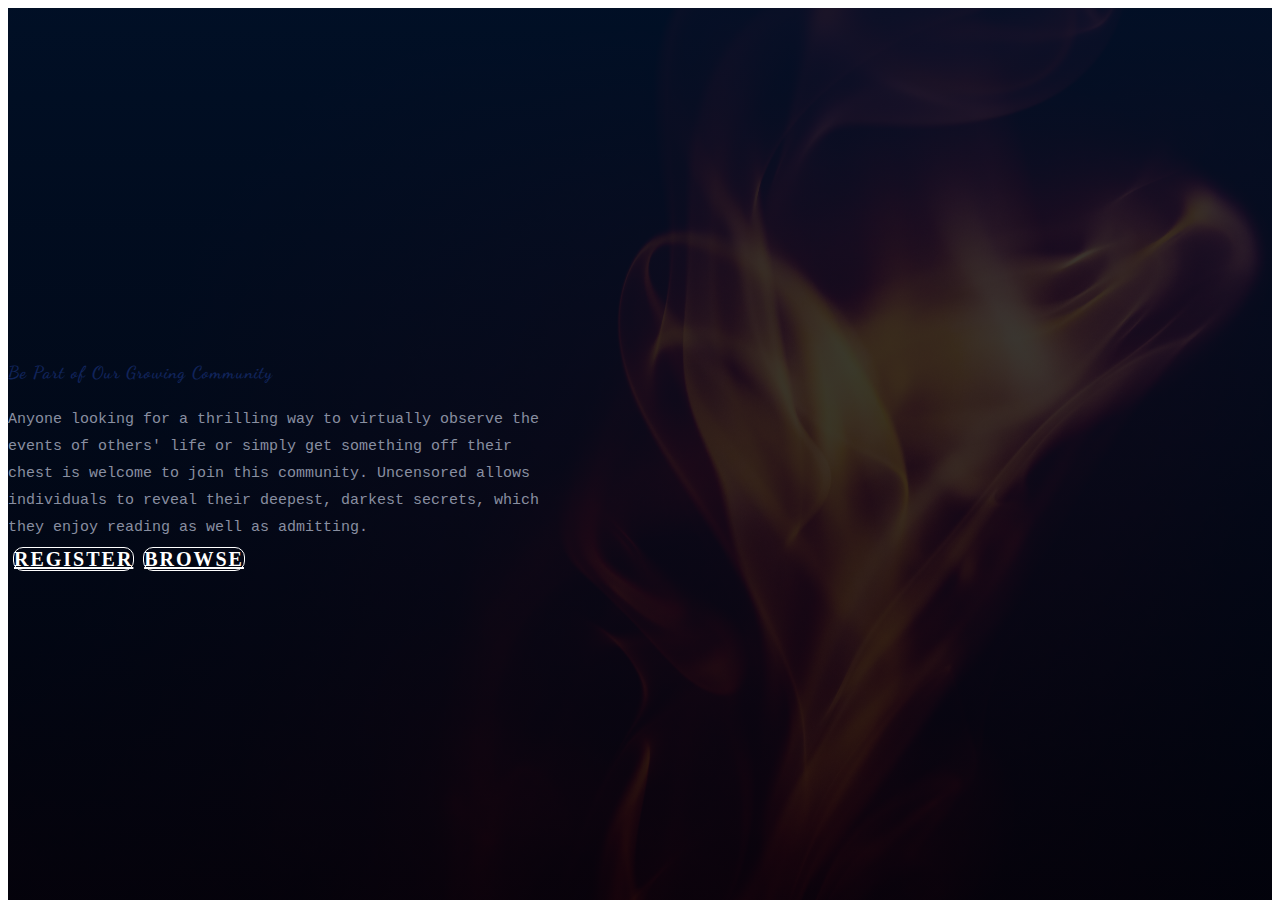
<file: Index.html>
<!DOCTYPE html>
<html lang="en">
<head>
    <meta charset="UTF-8">
    <meta name="viewport" content="width=device-width, initial-scale=1.0">
    <meta http-equiv="X-UA-Compatible" content="ie=edge">
    <link href="https://cdn.jsdelivr.net/npm/bootstrap@5.1.3/dist/css/bootstrap.min.css" rel="stylesheet"
     integrity="sha384-1BmE4kWBq78iYhFldvKuhfTAU6auU8tT94WrHftjDbrCEXSU1oBoqyl2QvZ6jIW3" crossorigin="anonymous">
    <link rel="icon" href="./Img/logo.JPG">
     <title>UNCENSORED</title>
    
 <style>
    @import url('https://fonts.googleapis.com/css2?family=Dancing+Script:wght@400;500&family=Lato:wght@300;400&family=Poppins:wght@200;300&family=Road+Rage&display=swap');
    body{
        line-height: 1.8;
        color: #898fa1;
        font-size: 15px;
        overflow-x: hidden;
    }
    
    h1,h2,h3,h4,h5,h6{
        font-weight: 700;
        letter-spacing: 1px;
        text-transform: uppercase;
        color: #11245A;
    }
    a{
        font-weight: 700;
        transition: all 0.4s ease;
    }
    #home{
        background: linear-gradient(rgba(1, 20, 49, 0.774), rgba(3, 3, 14, 0.787)),url(./Img/fire.jpg) no-repeat center center;
        background-size: cover;
        min-height: 100vh;
        background-attachment: fixed;
        display: flex;
        align-items: center;
    }
    #home h3{
        text-transform: unset;
        font-family: 'Dancing Script', cursive;
    }
    #home p{
        max-width: 550px;
       font-family: monospace;
        margin: auto;
    }
    .btn{
        color: white;
        margin-top: 5%;
        margin-left: 5px;
        font-size: 20px;
        font-weight: bold;
        border: 1px solid white;
        background: transparent;
        border-radius: 10px;
        letter-spacing: 2px;
        text-transform: uppercase;
        transition: 0.4s ease;
    }
    .btn:hover{
        color:black;
        background: radial-gradient(white,grey);
        letter-spacing: 4px;
    }
}
 </style>
 
</head>
<body>
    <section id="home">
        <div class="container text-center">
        <div class="row justify-content-center">
            <div class="col-md-10">
                <h3 class="text-white display-3">Be Part of Our Growing Community</h3>
                <p class="text-white">Anyone looking for a thrilling way to virtually observe the events of others' life or simply get something off their chest is welcome to join this community. Uncensored allows individuals to reveal their deepest, darkest secrets, which they enjoy reading as well as admitting.</p>
            <a href="Form.html"class="btn rounded-pill px-4 py-2">Register</a>
            <a href="Explore.html"class="btn rounded-pill px-4 py-2">Browse</a>
            </div>
        </div>
    </div>
    </section>  

    <script src="https://cdn.jsdelivr.net/npm/bootstrap@5.1.3/dist/js/bootstrap.bundle.min.js" 
    integrity="sha384-ka7Sk0Gln4gmtz2MlQnikT1wXgYsOg+OMhuP+IlRH9sENBO0LRn5q+8nbTov4+1p" crossorigin="anonymous"></script>
</body>
</html>
</file>
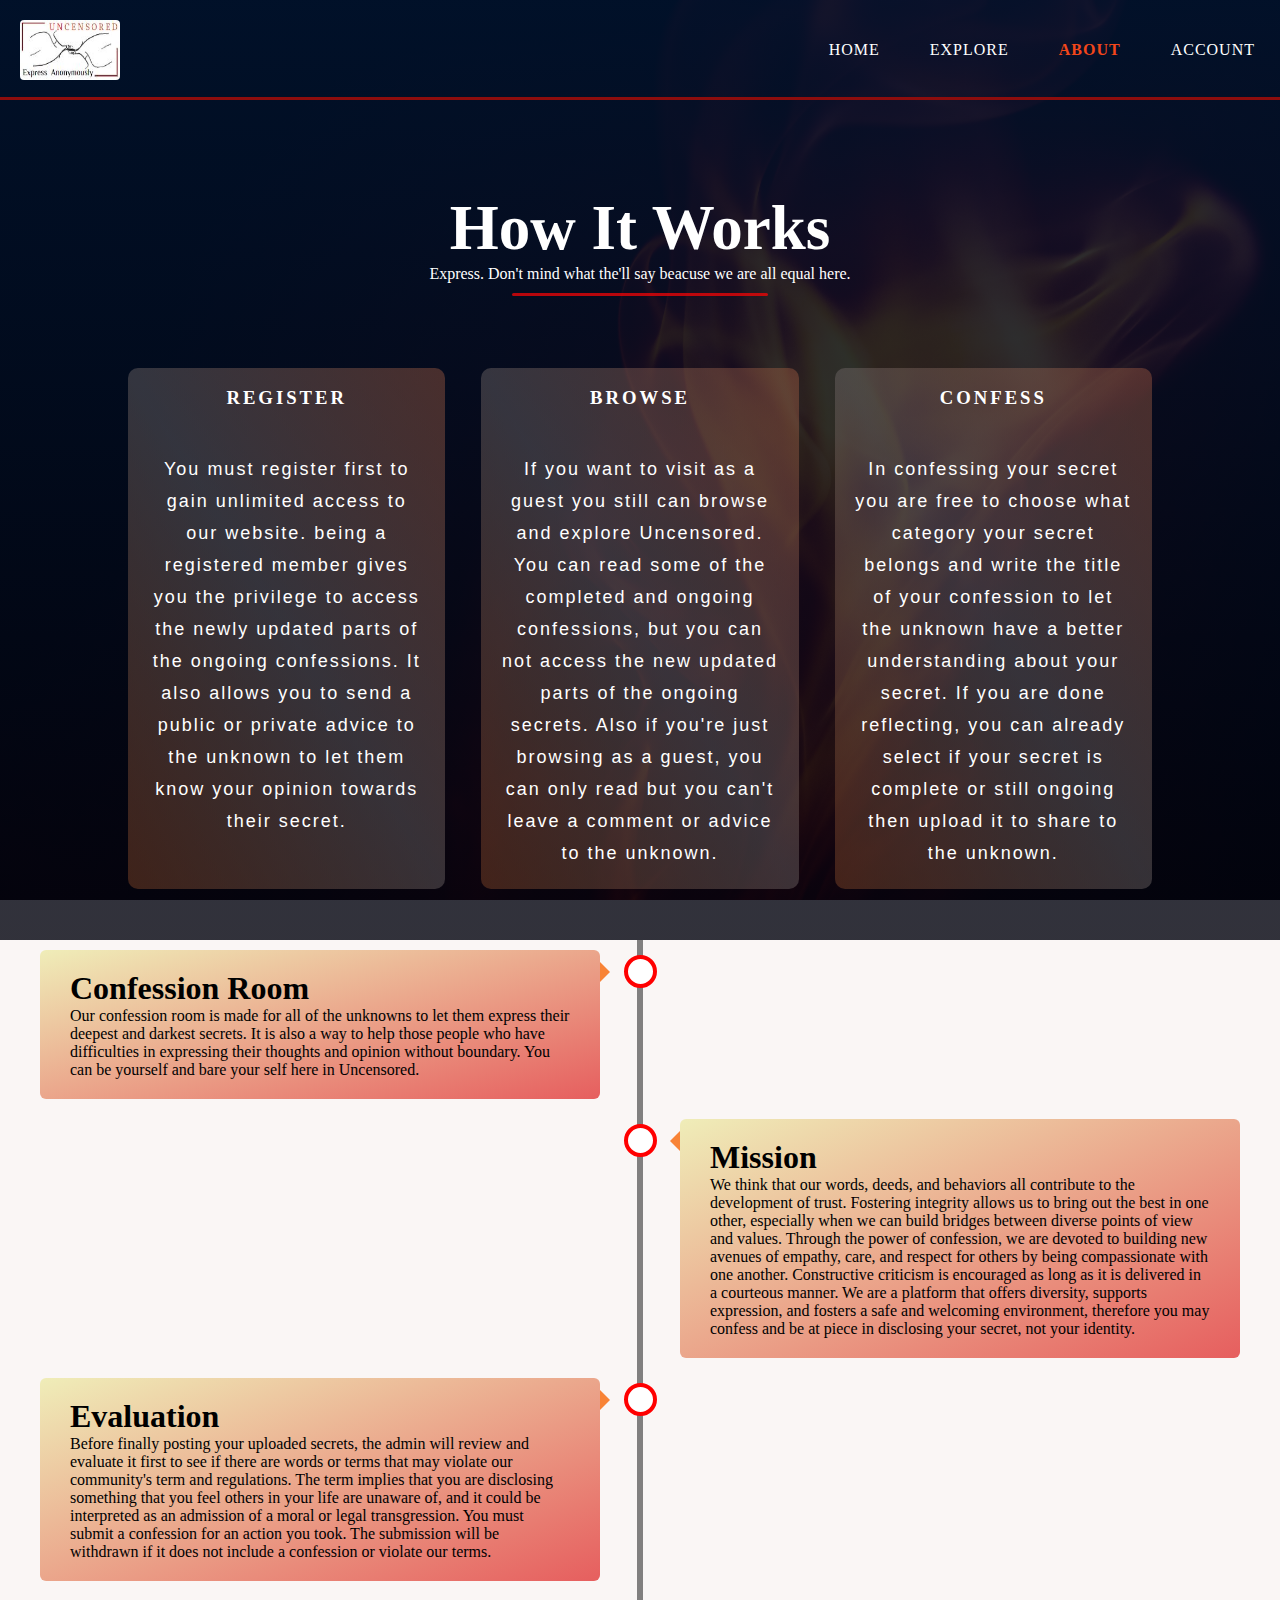
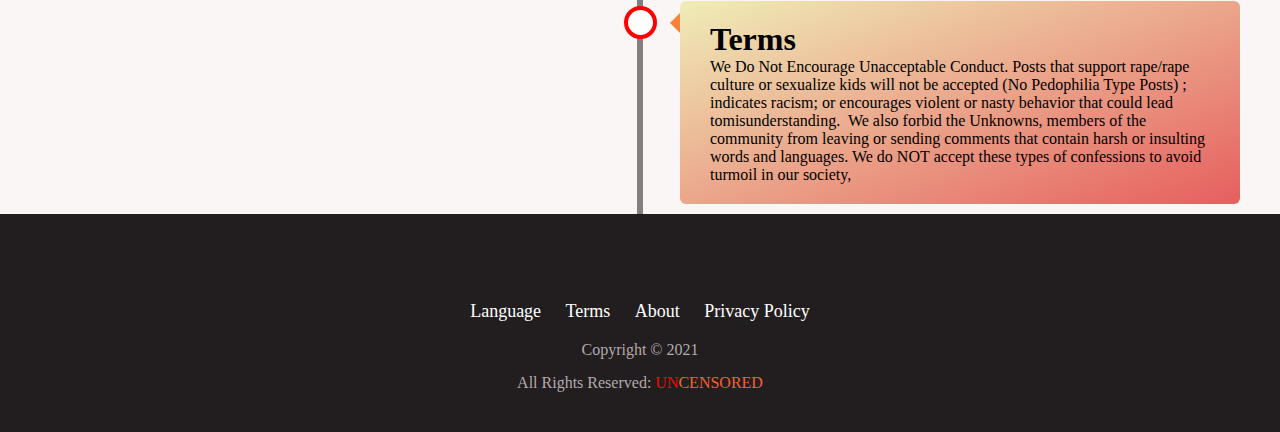
<file: About.html>
<!DOCTYPE html>
<html lang="en">

<head>
    <meta charset="UTF-8">
    <meta http-equiv="X-UA-Compatible" content="IE=edge">
    <meta name="viewport" content="width= , initial-scale=1.0">
    <link rel="stylesheet" href="./src/About.css">
    <link rel="stylesheet" href="https://pro.fontawesome.com/releases/v5.10.0/css/all.css" integrity="sha384-AYmEC3Yw5cVb3ZcuHtOA93w35dYTsvhLPVnYs9eStHfGJvOvKxVfELGroGkvsg+p"
        crossorigin="anonymous" />

    <link rel="icon" href="./Img/logo.JPG">
    <title>ABOUT</title>
</head>
<body>
    <nav class="navbar">
        <img class="logo" src="./Img/logo.JPG" alt="">
        <ul class="nav-links">
            <li><a class="links" href="Home.html">Home</a></li>
            <li><a class="links" href="Explore.html">explore</a></li>
            <li><a class="active" href="#">About</a></li>
            <li><a class="links" href="Account.html">Account</a></li>
        </ul>
        <img src="./Img/menu.png" alt="" class="menu-btn">
    </nav>
    <header>
        <section id="Guide">
            <h1>How It Works</h1>
            <p>Express. Don't mind what the'll say beacuse we are all equal here.</p>
            <div class="line2"></div>
            <div class="row">
                <div class="col">
                    <h3>Register</h3>
                    <p>You must register first to gain unlimited access to our website. being a registered member gives
                        you the privilege to access the newly updated parts of the ongoing confessions. It also allows
                        you to send a public or private advice to the unknown to let them know your opinion towards
                        their secret.</p>
                </div>
                <div class="col">
                    <h3>Browse</h3>
                    <p>If you want to visit as a guest you still can browse and explore Uncensored. You can read some
                        of the completed and ongoing confessions, but you can not access the new updated parts of the
                        ongoing secrets. Also if you're just browsing as a guest, you can only read but you can't
                        leave a comment or advice to the unknown.</p>
                </div>
                <div class="col">
                    <div class="guide-img">
                    </div>
                    <h3>Confess</h3>
                    <p>In confessing your secret you are free to choose what category your secret belongs and write the
                        title of your confession to let the unknown have a better understanding about your secret. If
                        you are done reflecting, you can already select if your secret is complete or still ongoing then
                        upload it to share to the unknown.</p>
                </div>
        </section>
    </header>
    <main>
        <div class="about">
            <div class="container left">
                <div class="content">
                    <h1>Confession Room</h1>
                    <p>Our confession room is made for all of the unknowns to let them express their deepest and darkest secrets. It is also a way to help those people who have difficulties in expressing their thoughts and opinion without boundary. You can be yourself and bare your self here in Uncensored. </p> 
                </div>
            </div>
            <div class="container right">
                <div class="content">
                    <h1>Mission</h1>
                    <p>We think that our words, deeds, and behaviors all contribute to the development of trust. Fostering integrity allows us to bring out the best in one other, especially when we can build bridges between diverse points of view and values. Through the power of confession, we are devoted to building new avenues of empathy, care, and respect for others by being compassionate with one another. Constructive criticism is encouraged as long as it is delivered in a courteous manner. We are a platform that offers diversity, supports expression, and fosters a safe and welcoming environment, therefore you may confess and be at piece in disclosing your secret, not your identity.</p> 
                </div>
            </div>
            <div class="container left">
                <div class="content">
                    <h1>Evaluation</h1>
                    <p>Before finally posting your uploaded secrets, the admin will review and evaluate it first to see if there are words or terms that may violate our community's term and regulations. The term implies that you are disclosing something that you feel others in your life are unaware of, and it could be interpreted as an admission of a moral or legal transgression.
                    You must submit a confession for an action you took. The submission will be withdrawn if it does not include a confession or violate our terms. </p>
                </div>
            </div>
            <div class="container right">
                <div class="content">
                    <h1>Terms</h1>
                    <p>We Do Not Encourage Unacceptable Conduct. Posts that support rape/rape culture or sexualize kids
                        will not be accepted (No Pedophilia Type Posts)
                        ; indicates racism; or encourages violent or nasty behavior that could lead tomisunderstanding.  We also forbid the Unknowns, members of the community from leaving or sending comments that contain harsh or insulting words and languages. We do NOT accept these types of confessions to avoid turmoil in our society, </p>  
                </div>
            </div>
        </div>
    </main>
    <footer>
        <div class="social-icons">
            <a href=""><i class="fab fa-facebook"></i></a>
            <a href=""><i class="fab fa-twitter"></i></a>
            <a href=""><i class="fab fa-instagram"></i></a>
            <a href=""><i class="fab fa-youtube"></i></a>
        </div>
        <ul>
            <li><a href=""></a>Language</li>
            <li><a href=""></a>Terms</li>
            <li><a href=""></a>About</li>
            <li><a href=""></a>Privacy Policy</li>
        </ul>
        <p>Copyright &copy; 2021</p>
        <p>All Rights Reserved: <span style="color:red">UN</span><span style="color: rgb(236, 100, 55)">CENSORED</span></p>
    </footer>
    <script>
        const menuBtn = document.querySelector(".menu-btn")
        const navlinks = document.querySelector(".nav-links")
        const openBtn = document.querySelector(".openBtn")

        menuBtn.addEventListener('click', () => {
            navlinks.classList.toggle("mobile-menu")
        })
    </script>
</body>

</html>
</file>
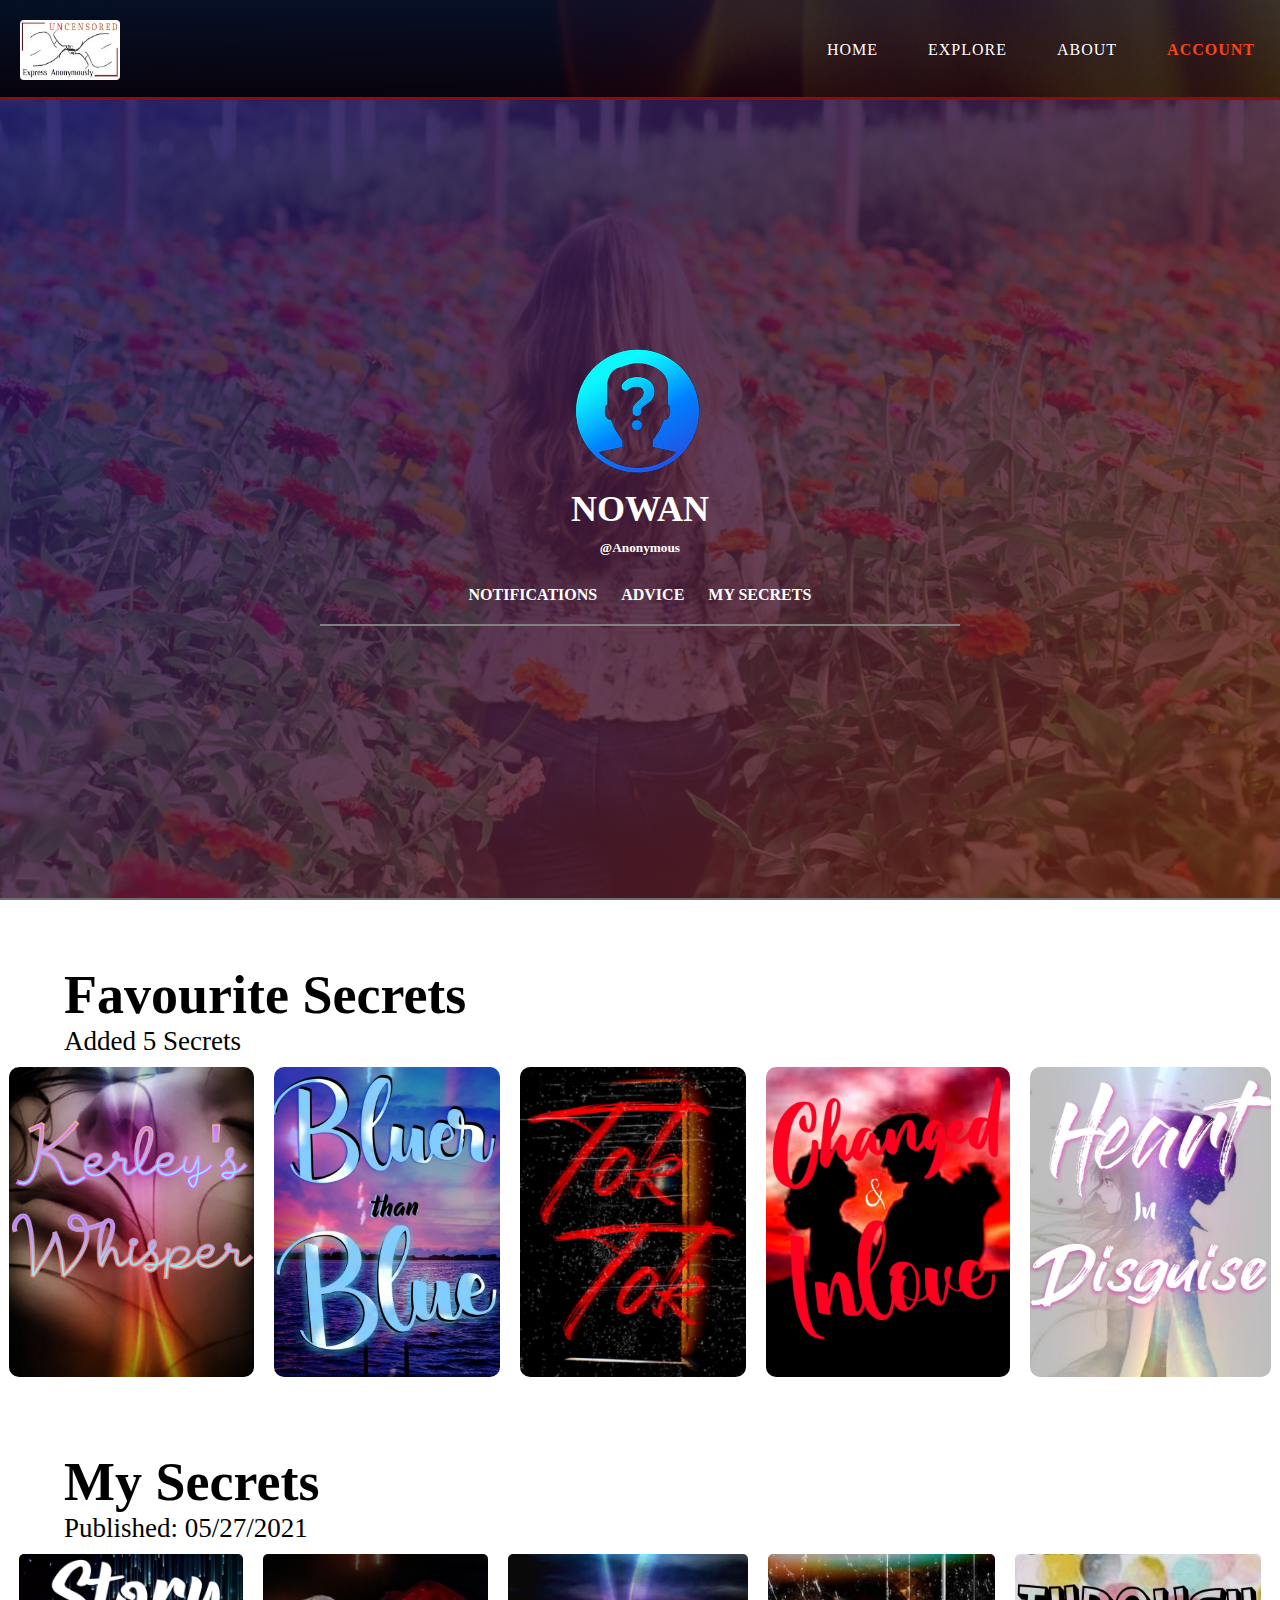
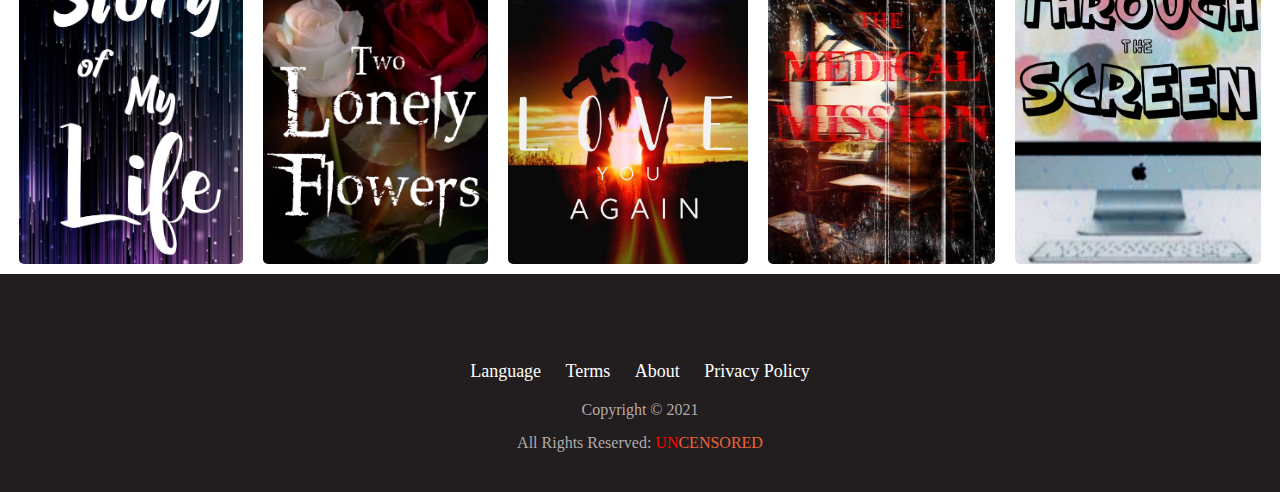
<file: Account.html>
<!DOCTYPE html>
<html lang="en">

<head>
    <meta charset="UTF-8">
    <meta http-equiv="X-UA-Compatible" content="IE=edge">
    <meta name="viewport" content="width= , initial-scale=1.0">
    <link rel="stylesheet" href="./src/Account.css">
    <link rel="stylesheet" href="https://pro.fontawesome.com/releases/v5.10.0/css/all.css" integrity="sha384-AYmEC3Yw5cVb3ZcuHtOA93w35dYTsvhLPVnYs9eStHfGJvOvKxVfELGroGkvsg+p"
        crossorigin="anonymous" />

    <link rel="icon" href="./Img/logo.JPG">
    <title>Homepage</title>
</head>

<body>
    <nav class="navbar">
        <img class="logo" src="./Img/logo.JPG" alt="">
        <ul class="nav-links">
            <li><a class="links" href="Home.html">Home</a></li>
            <li><a class="links" href="Explore.html">Explore</a></li>
            <li><a class="links" href="About.html">About</a></li>
            <li><a class="active" href="#">Account</a></li>
        </ul>
        <img src="./Img/menu.png" alt="" class="menu-btn">
    </nav>
    <section id="section" class="header">
        <div class="user">
            <img src="./Img/user.png" alt="">
            <h1>NOWAN</h1>
            <h5>@Anonymous</h5>
            <div class="acc">
                <ul>
                    <li><a href="">Notifications</a></li>
                    <li><a href="">Advice</a></li>
                    <li><a href="">My Secrets</a></li>
                </ul>
            </div>
        </div>
    </section>
   <section>
        <div class="title">
            <h1>Favourite Secrets</h1>
            <p>Added 5 Secrets</p>
        </div>
        <div class="lib">
            <img src="./Img/stories/kerley.jpg" alt="">
            <img src="./Img/stories/bluer.jpg" alt="">
            <img src="./Img/stories/tok.png" alt="">
            <img src="./Img/stories/change.jpg" alt="">
            <img src="./Img/stories/heart.jpg" alt="">
        </div>
        <div class="title">
            <h1>My Secrets</h1>
            <p>Published: 05/27/2021</p>
        </div>
        <div class="fav">
            <img src="./Img/stories/life.png" alt="">
            <img src="./Img/stories/lonely.png" alt="">
            <img src="./Img/stories/love.jpg" alt="">
            <img src="./Img/stories/medical.jpg" alt="">
            <img src="./Img/stories/screen.jpg" alt="">
        </div>
    </section>
    <footer>
        <div class="social-icons">
            <a href=""><i class="fab fa-facebook"></i></a>
            <a href=""><i class="fab fa-twitter"></i></a>
            <a href=""><i class="fab fa-instagram"></i></a>
            <a href=""><i class="fab fa-youtube"></i></a>
        </div>
        <ul>
            <li><a href=""></a>Language</li>
            <li><a href=""></a>Terms</li>
            <li><a href=""></a>About</li>
            <li><a href=""></a>Privacy Policy</li>
        </ul>
        <p>Copyright &copy; 2021</p>
        <p>All Rights Reserved: <span style="color:red">UN</span><span style="color: rgb(236, 100, 55)">CENSORED</span></p>
    </footer>
    <script>
        const menuBtn = document.querySelector(".menu-btn")
        const navlinks = document.querySelector(".nav-links")
        const openBtn = document.querySelector(".openBtn")

        menuBtn.addEventListener('click', () => {
            navlinks.classList.toggle("mobile-menu")
        })
    </script>
    <script>
        function openSearch() {
            document.getElementById("myOverlay").style.display = "block";
        }

        function closeSearch() {
            document.getElementById("myOverlay").style.display = "none";
        }
    </script>
</body>

</html>
</file>
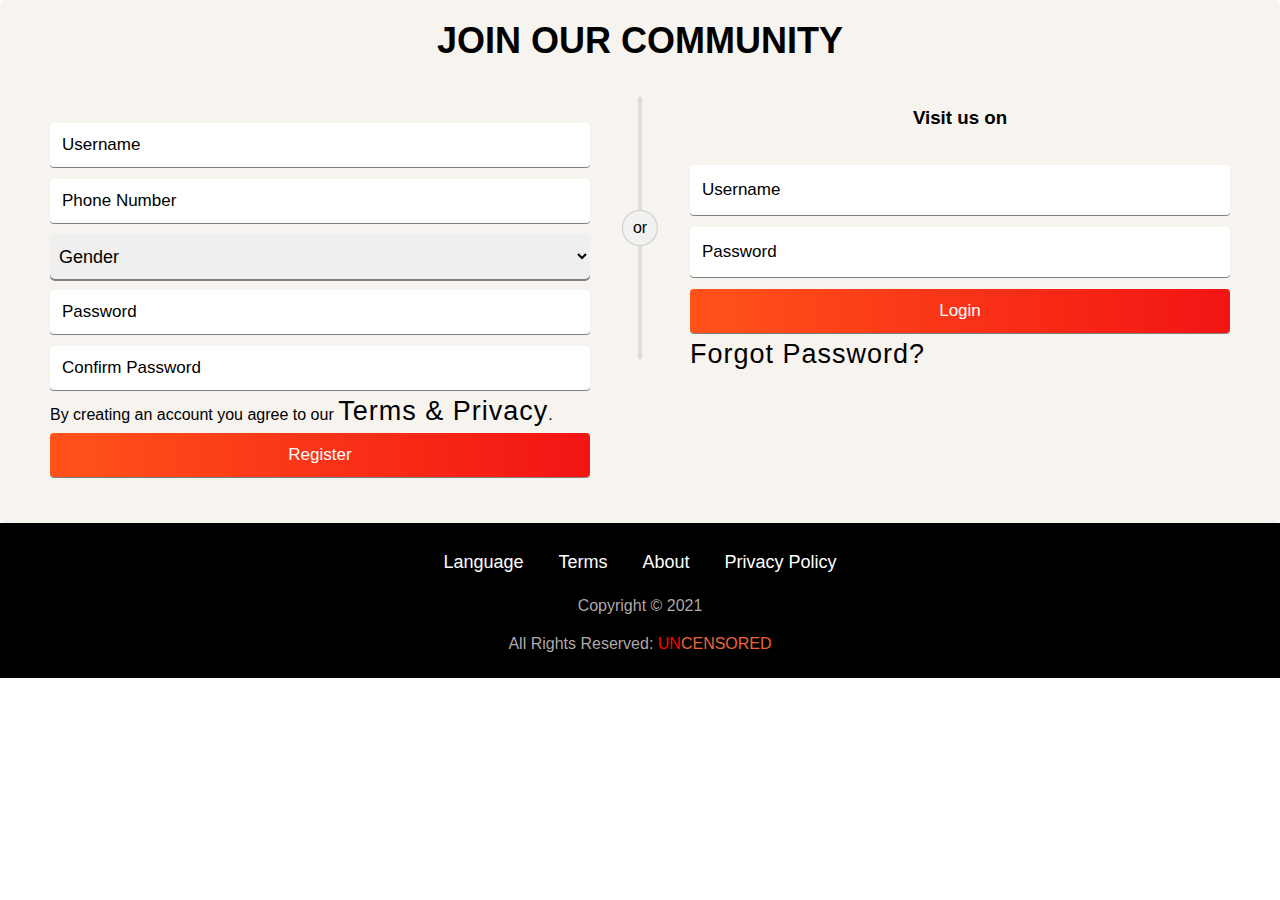
<file: Form.html>
<!DOCTYPE html>
<html>

<head>
    <meta name="viewport" content="width=device-width, initial-scale=1">
    <link rel="stylesheet" href="https://pro.fontawesome.com/releases/v5.10.0/css/all.css" integrity="sha384-AYmEC3Yw5cVb3ZcuHtOA93w35dYTsvhLPVnYs9eStHfGJvOvKxVfELGroGkvsg+p"
        crossorigin="anonymous" />
    <link rel="icon" href="./Img/logo.JPG">
    <link rel="stylesheet" href="./src/form.css">
    <title>Form</title>
</head>

<body>
    <div class="container cont">
        <form action="">
            <div class="row">
                <h2>JOIN OUR COMMUNITY</h2>
                <div class="vl">
                    <span class="vl-innertext">or</span>
                </div>
                <div class="col">
                    <input type="text" name="username" placeholder="Username" required>
                    <input type="text" placeholder="Phone Number" required>
                    <select>
                        <option value="">Gender</option>
                        <option value="">Female</option>
                        <option value="">Male</option>
                        <option value="">Lesbian</option>
                        <option value="">Bisexual</option>
                        <option value="">Transgender</option>
                        <option value="">Gay</option>
                        <option value="">Queer</option>
                    </select>
                    <input type="text" name="username" placeholder="Password" required>
                    <input type="password" name="password" placeholder="Confirm Password" required>
                        <p class="terms">By creating an account you agree to our <a href="#">Terms & Privacy</a>.</p>
                    <input onclick="window.location.href='Home.html'" type="submit" value="Register">
                </div>
                <h3>Visit us on</h3>
                <div class="social-icons">
                    <a href=""><i class="fab fa-facebook"></i></a>
                    <a href=""><i class="fab fa-twitter"></i></a>
                    <a href=""><i class="fab fa-instagram"></i></a>
                    <a href=""><i class="fab fa-youtube"></i></a>
                </div>
                <div class="col">
                    <input class="login" type="text" name="username" placeholder="Username" required>
                    <input class="login" type="password" name="password" placeholder="Password" required>
                    <input onclick="window.location.href='Home.html'" type="submit" value="Login">
                    <a href="#"><p>Forgot Password?</p></a>
                </div>
            </div>
        </form>
    </div>
    </div>
    <footer>
        <ul>
            <li><a href="">Language</a></li>
            <li><a href="">Terms</a></li>
            <li><a href="About.html">About</a></li>
            <li><a href="">Privacy Policy</a></li>
        </ul>
        <p class="copy">Copyright &copy; 2021</p>
        <p>All Rights Reserved: <span style="color:red">UN</span><span style="color: rgb(236, 100, 55)">CENSORED</span></p>
    </footer>
</body>
</html>
</file>
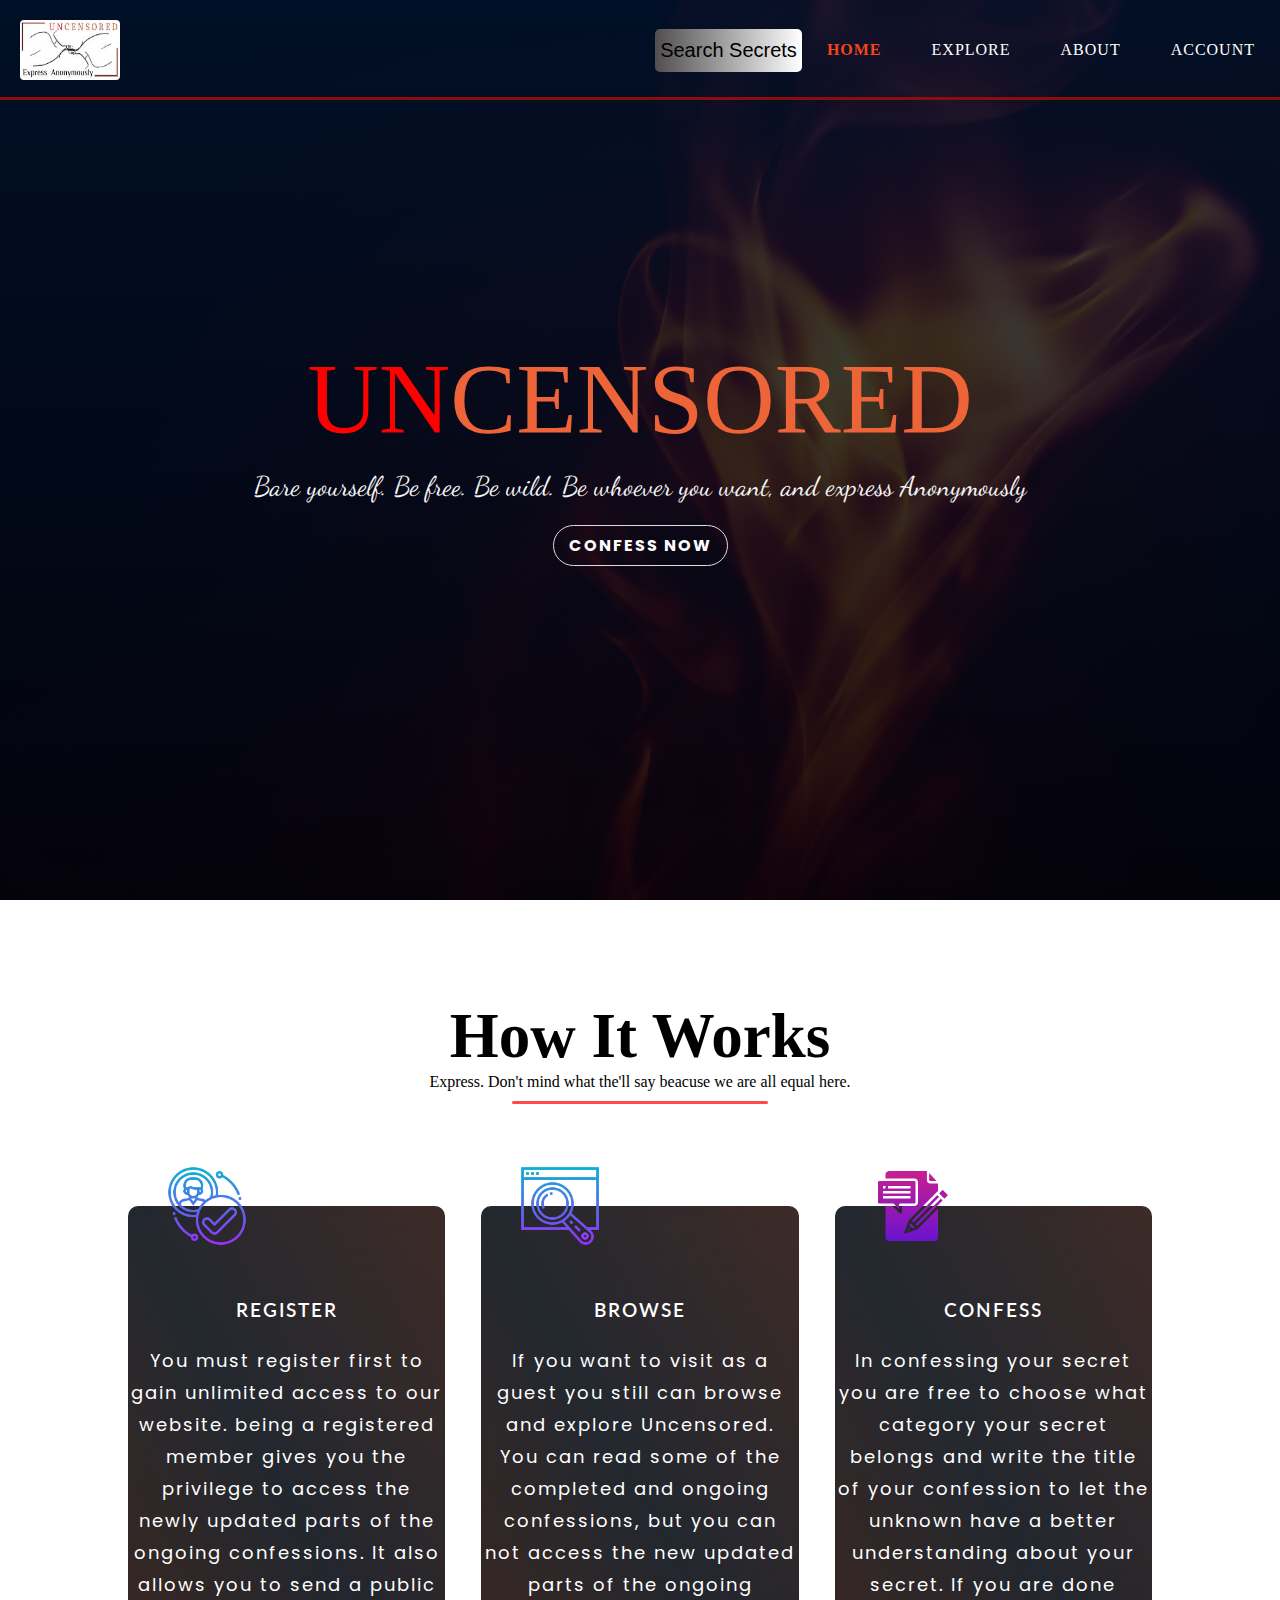
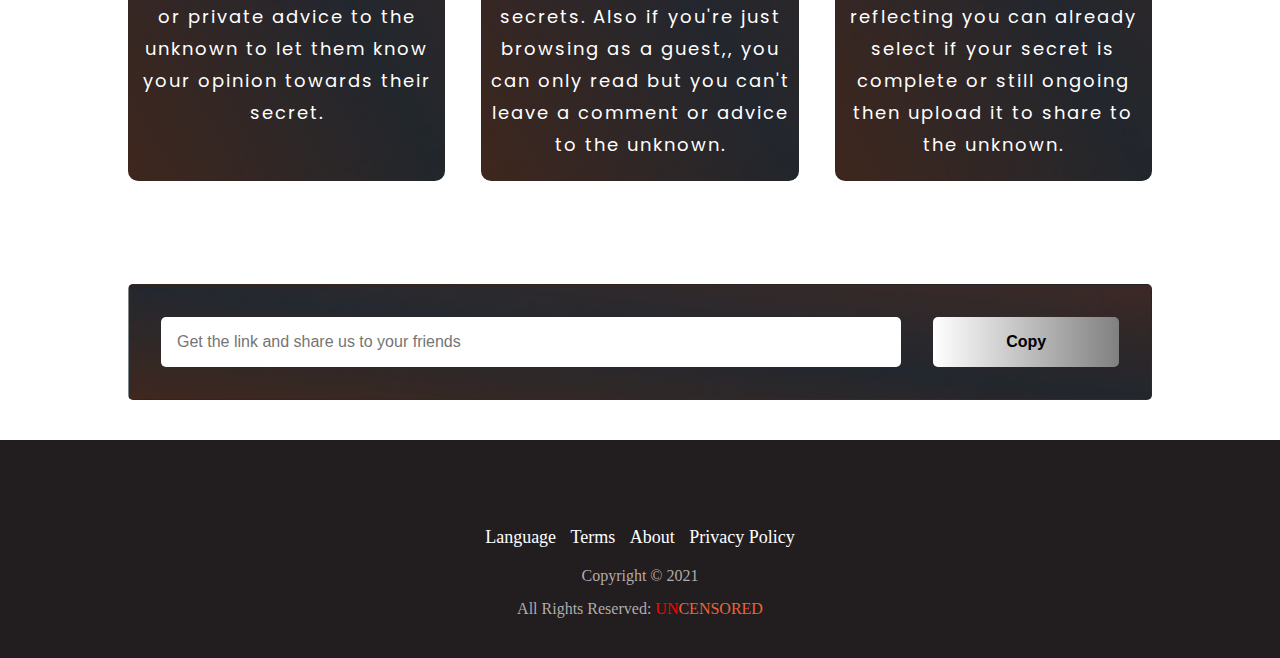
<file: Home.html>
<!DOCTYPE html>
<html lang="en">

<head>
    <meta charset="UTF-8">
    <meta http-equiv="X-UA-Compatible" content="IE=edge">
    <meta name="viewport" content="width= , initial-scale=1.0">
    <link rel="stylesheet" href="./src/Style.css">
    <link rel="stylesheet" href="https://pro.fontawesome.com/releases/v5.10.0/css/all.css" integrity="sha384-AYmEC3Yw5cVb3ZcuHtOA93w35dYTsvhLPVnYs9eStHfGJvOvKxVfELGroGkvsg+p"
        crossorigin="anonymous" />

    <link rel="icon" href="./Img/logo.JPG">
    <title>Homepage</title>
</head>
<body>
    <nav class="navbar">
        <img class="logo" src="./Img/logo.JPG" alt="">
        <ul class="nav-links">
            <div id="myOverlay" class="overlay">
                <span class="closebtn" onclick="closeSearch()" title="Close Overlay">×</span>
                <div class="overlay-content">
                    <form action="/action_page.php">
                        <input type="text" placeholder="Search.." name="search">
                        <button type="submit"><i class="fa fa-search"></i></button>
                    </form>
                </div>
            </div>
            <button class="openBtn" onclick="openSearch()">Search Secrets</button>
            <li><a class="active" href="#">Home</a></li>
            <li><a class="links" href="Explore.html">Explore</a></li>
            <li><a class="links" href="About.html">About</a></li>
            <li><a class="links" href="Account.html">Account</a></li>
        </ul>
        <img src="./Img/menu.png" alt="" class="menu-btn">
    </nav>
    <header>
        <div class="content">
            <h1><span style="color:red">UN</span><span style="color: rgb(236, 100, 55)">CENSORED</span></h1>
            <p>Bare yourself. Be free. Be wild. Be whoever you want, and express Anonymously</p>
            <a href="#" class="text-btn">Confess Now</a>
        </div>
    </header>
    <section id="Guide">
        <h1>How It Works</h1>
        <p>Express. Don't mind what the'll say beacuse we are all equal here.</p>
        <div class="line2"></div>
        <div class="row">
            <div class="col">
                <div class="guide-img">
                    <img src="./Img/Register.png" alt="">
                </div>
                <h3>Register</h3>
                <p>You must register first to gain unlimited access to our website.  being a registered member gives you the privilege to access the newly updated parts of the ongoing confessions. It also allows you to send a public or private advice to the unknown to let them know your opinion towards their secret.</p>
            </div>
            <div class="col">
                <div class="guide-img">
                    <img src="./Img/browse.png" alt="">
                </div>
                <h3>Browse</h3>
                <p>If you want to visit as a guest you still can browse and explore Uncensored. You can read some of the completed and ongoing confessions, but you can not access the new updated parts of the ongoing secrets. Also if you're just browsing as a guest,, you can only read but you can't leave a comment or advice to the unknown. </p>
            </div>
            <div class="col">
                <div class="guide-img">
                    <img src="./Img/confess.png" alt="">
                </div>
                <h3>Confess</h3>
                <p>In confessing your secret you are free to choose what category your secret belongs and write the title of your confession to let the unknown have a better understanding about your secret. If you are done reflecting you can already select if your secret is complete or still ongoing then upload it to share to the unknown.</p>
            </div>
        </div>
        <div class="container">
            <div class="input-box">
                <form action="">
                    <input type="text" placeholder="Get the link and share us to your friends" class="input-link">
                    <button class="link-btn">Copy</button>
                </form>
            </div>
        </div>
    </section>
    <footer>
        <div class="social-icons">
            <a href=""><i class="fab fa-facebook"></i></a>
            <a href=""><i class="fab fa-twitter"></i></a>
            <a href=""><i class="fab fa-instagram"></i></a>
            <a href=""><i class="fab fa-youtube"></i></a>
        </div>
        <ul>
            <li><a href=""></a>Language</li>
            <li><a href=""></a>Terms</li>
            <li><a href=""></a>About</li>
            <li><a href=""></a>Privacy Policy</li>
        </ul>
        <p>Copyright &copy; 2021</p>
        <p>All Rights Reserved: <span style="color:red">UN</span><span style="color: rgb(236, 100, 55)">CENSORED</span></p>
    </footer>
    <script>
        const menuBtn = document.querySelector(".menu-btn")
        const navlinks = document.querySelector(".nav-links")
        const openBtn = document.querySelector(".openBtn")

        menuBtn.addEventListener('click', () => {
            navlinks.classList.toggle("mobile-menu")
        })
    </script>
    <script>
        function openSearch() {
            document.getElementById("myOverlay").style.display = "block";
        }

        function closeSearch() {
            document.getElementById("myOverlay").style.display = "none";
        }
    </script>
</body>

</html>
</file>
<file: src/About.css>
* {
    box-sizing: border-box;
    margin: 0;
    padding: 0
  }
  a{
      text-decoration: none;
  }
  ul{
      list-style: none;
  }
  .active{
      color: #f3461a;
      font-weight: bold;
  }
  .navbar{
      position: absolute;
      top: 0;
      left: 0;
      display: flex;
      justify-content: space-between;
      width: 100%;
   
  }
  .logo{
      height: 100px;
      width: 140px;
      padding: 20px;
      border-radius: 1.5rem;
  }
  .nav-links{
      display: flex;
      align-items: center;
  }
  .nav-links .links{
    margin: 0 25px;
    text-transform: uppercase;
    letter-spacing: 1px;
    color: white;
    transition:all 0.5s ease;
}
.nav-links .active{
    margin: 0 25px;
    text-transform: uppercase;
    letter-spacing: 1px;
    transition:all 0.5s ease;
    color: #f3461a;
    font-weight: bold;
}
  .links{
      transition: all 0.5s ease;
  }
  .links:hover{
      color: rgb(245, 200, 158);
      
  }
  .navbar:before{
      position: absolute;
      content: '';
      left: 0;
      bottom: 0;
      height: 3px;
      width: 100%;
      background: rgb(141, 13, 13);
      transform:scaleX(0);
      transform-origin: right;
      transition: transform .4s linear;
      
  }
  .navbar:hover:before{
      transform:scaleX(1);
      transform-origin: left;
  }
  .menu-btn{
      position: absolute;
      top: 35px;
      right: 25px;
      cursor: pointer;
      width: 40px;
      height: 40px;
      display: none;
  }
  header{
  background:  linear-gradient(rgba(1, 20, 49, 0.835), rgba(3, 3, 14, 0.815)),url(../Img/fire.jpg) no-repeat center center fixed;
  background-size: cover;
}
  #Guide{
    width: 80%;
    margin: auto;
    text-align: center;
    padding-top:15%;
}
#Guide h1{
    font-size: 7vmin;
    font-weight: 600;
    font-family: cursive;
    color: white;
}
#Guide p{
    color: white;
}
.row{

    display: flex;
    justify-content: space-between;
    padding-bottom: 5%;
}
.col{
    flex-basis: 31%;
    border-radius: 10px;
    background:linear-gradient(to bottom left, rgba(170, 96, 67, 0.411),rgba(114, 106, 106, 0.445),rgba(117, 63, 37, 0.52));
    box-sizing: border-box;
    transition: 0.5s;
}
.col:hover{
    box-shadow: 0 0 20px 0px rgba(90, 88, 88, 0.2);
    transform: scale(1.2);
    background: linear-gradient(to bottom left, black,rgb(87, 85, 85));
    color: white;
}

.col h3{
    font-weight: 600;
    text-align: center;
    color: white;
    letter-spacing: 3px;
    font-family: 'lato';
    padding: 10px 2px 15px 2px;
    text-transform: uppercase;
    line-height: 2.5rem;
}
.line2{
    width:25%;
    height: 3px;
    background: #fd0404b7;
    margin: 10px auto;
    border-radius: 10px;
    margin-bottom: 7%;
}
.line2:hover{
    transform:scaleX(0);
    transform-origin: right;
    transition: all .4s linear;
}
.col p{
    font-family: 'Poppins',sans-serif;
    font-size: 2vmin;
    line-height: 2rem;
    letter-spacing: 2px;
    color: white;
    padding: 20px 20px;
}
.about {
    background: rgb(250, 246, 245);
    position: relative;
    max-width: 100%;
    
  }
  .about::after {
    content: '';
    position: absolute;
    width: 6px;
    background-color: rgb(129, 127, 127);
    top: 0;
    bottom: 0;
    left: 50%;
    margin-left: -3px;
  }
  .container {
    padding: 10px 40px;
    position: relative;
    background-color: inherit;
    width: 50%;
  }
  .container::after {
    content: '';
    position: absolute;
    width: 25px;
    height: 25px;
    right: -17px;
    background-color: white;
    border: 4px solid red;
    top: 15px;
    border-radius: 50%;
    z-index: 1;
  }
  .left {
    left: 0;
  }
  .right {
    left: 50%;
  }
  .left::before {
    content: " ";
    height: 0;
    position: absolute;
    top: 22px;
    width: 0;
    z-index: 1;
    right: 30px;
    border: medium solid white;
    border-width: 10px 0 10px 10px;
    border-color:transparent rgba(247, 99, 0, 0.781);
  }
  .right::before {
    content: " ";
    height: 0;
    position: absolute;
    top: 22px;
    width: 0;
    z-index: 1;
    left: 30px;
    border: medium solid white;
    border-width: 10px 10px 10px 0;
    border-color:transparent rgba(247, 99, 0, 0.781);
  }
  .right::after {
    left: -16px;
  }
  .content {
    padding: 20px 30px;
    background:linear-gradient(to bottom right, rgba(223, 223, 91, 0.397),rgba(226, 63, 63, 0.829));
    position: relative;
    border-radius: 6px;
    transition: 0.5s ease;
  }
  .content:hover{
      background: linear-gradient(to top left, grey,red);
      transform: scaleY(1.1)
  }
  footer{
      background: #050001e1;
      padding: 40px 0;
  }
footer .social-icons{
    text-align: center;
    padding-bottom: 25px;
     color: #ff0000;
  }
footer .social-icons a{
    justify-content: space-between;
    font-size: 40px;
    color: inherit;
    padding: 0 10px;
    line-height: 38px;
    display: inline-block;
    text-align: center;
    border-radius: 50%;
    opacity: 0.75;
 }
footer .social-icons a:hover{
     opacity: 0.5;
}
 footer ul{
    font-size: 18px;
    list-style: none;
    line-height: 1.6;
    text-align: center;
 }
footer ul li{
    color: white;
    text-decoration: none;
    display: inline-block;
    padding: 0 10px;
    opacity: 2.5;
}
footer ul li:hover{
    opacity: 0.8;
 }
footer p{
    margin-top: 15px;
    color: rgba(195, 188, 188, 0.904);
    text-align: center;
}
@media only screen and (max-width:1030px){
    .col{
        margin: 5% 0;
    }
    .col p{
        padding: 10px;
    }
    .col:hover{
        transform:none;
    }
    form .link-btn{
        width: 30%;
    }
}

@media only screen and (max-width:860px){
.navbar{
    padding: 0;
    }
.logo{
    position: absolute;
    top:20px;
    left:30px;
    width: 140px;
}
.nav-links{
    flex-direction: column;
    width: 100%;
    height: 100vh;
    justify-content: center;
    background: #30020c;
    margin-top: -1500px;
    transition: all 0.5s ease;
  }
.menu-btn{
    display: block;
 }
.mobile-menu{
    margin-top: 0px;
    border-bottom-right-radius: 10%;
}
 .nav-links li{
    margin: 30px auto;
 }
 .navbar:before{
    display: none;
 }
 .about::after {
    left: 31px;
  }
  .container {
    width: 100%;
    padding-left: 70px;
    padding-right: 25px;
  }
  .container::before {
    left: 60px;
    border: medium solid white;
    border-width: 10px 10px 10px 0;
    border-color: transparent white transparent transparent;
  }
  .left::after, .right::after {
    left: 15px;
  }
  .right {
    left: 0%;
  }
  .col{
    margin: 5% 0;
}
.col p{
    padding: 10px;
}
.col:hover{
    transform:none;
}
}
@media only screen and (max-width:600px){
    .col{
        margin: 5% 0;
    }
    #Guide h1{
        margin-top: 5%;
    }
    .col p{
        padding: 5px;
    }
    .col:hover{
        transform:none;
    }
     .about::after {
        left: 31px;
      }
      .container {
        width: 100%;
        padding-left: 70px;
        padding-right: 25px;
      }
      .container::before {
        left: 60px;
        border: medium solid white;
        border-width: 10px 10px 10px 0;
        border-color: transparent white transparent transparent;
      }
      .left::after, .right::after {
        left: 15px;
      }
      .right {
        left: 0%;
      }
    }
    @media screen and (max-width:500px){
        #Guide h1{
            margin-top: 25%;
        }
        .col:hover{
            transform:none;
        }
        .col{
            margin: 10% 0;
        }
        .col h3{
            font-size: 5vmin;
            letter-spacing: 1px;
            font-weight: bold;
        }
        .col p{
            font-size: 4vmin;
        }
        .row{
            flex-direction: column;
        }
        .container{
            margin: 10px 0;
        }
    }
</file>
<file: src/Account.css>
* {
    box-sizing: border-box;
    margin: 0;
    padding: 0
  }

  a{
      text-decoration: none;
  }
  ul{
      list-style: none;
  }
  .active{
      color: #f3461a;
      font-weight: bold;
  }
  .navbar{
    background:  linear-gradient(rgba(1, 20, 49, 0.774), rgba(3, 3, 14, 0.787)),url(../Img/fire.jpg) no-repeat center center fixed;
      position: absolute;
      top: 0;
      left: 0;
      display: flex;
      justify-content: space-between;
      width: 100%;
   
  }
  .logo{
      height: 100px;
      width: 140px;
      padding: 20px;
      border-radius: 1.5rem;
  }
  .nav-links{
      display: flex;
      align-items: center;
  }
.nav-links .links{
    margin: 0 25px;
    text-transform: uppercase;
    letter-spacing: 1px;
    color: white;
    transition:all 0.5s ease;
}
.nav-links .active{
    margin: 0 25px;
    text-transform: uppercase;
    letter-spacing: 1px;
    transition:all 0.5s ease;
    color: #f3461a;
    font-weight: bold;
}
  .links{
      transition: all 0.5s ease;
  }
  .links:hover{
      color: rgb(245, 200, 158);
      
  }
  .navbar:before{
      position: absolute;
      content: '';
      left: 0;
      bottom: 0;
      height: 3px;
      width: 100%;
      background: rgb(141, 13, 13);
      transform:scaleX(0);
      transform-origin: right;
      transition: transform .4s linear;
      
  }
  .navbar:hover:before{
      transform:scaleX(1);
      transform-origin: left;
  }
  .menu-btn{
      position: absolute;
      top: 35px;
      right: 30px;
      cursor: pointer;
      width: 40px;
      height: 40px;
      display: none;
  }
.header{
    width: 100vw;
    height: 100vh;
    display: flex;
    align-items: center;
    justify-content: center;
}
#section{
    background:linear-gradient(to bottom right,rgba(15, 15, 110, 0.835),rgba(109, 31, 12, 0.808)),url(../Img/yel.jpg)no-repeat center;
    width: 99.99%;
    background-size:  cover;
    border-bottom: 2px solid rgb(110, 110, 110);
}
.user{
    width: 50%;
    margin-top: 5%;
    text-align: center;
}
.user img{
    border-radius: 100%;
    
}
.user h1{
    font-size: 4vmin;
    color: white;
}
.user h5{
color: white;
padding: 10px;
}
.acc ul li{
    display:inline-block;
    padding: 20px 10px;
    
} 
.acc li a{
    display: inline block;
    color: white;
    text-transform: uppercase;
    font-weight: 600;
}
.acc li a:hover{
    color:rgb(255, 38, 0);
    letter-spacing: 2px;
    font-weight: bold;
}
.acc{
    border-bottom: 2px solid grey;
}
.lib{
    width: 100%;
    height: 330px;
    background: white;
    border-radius: 20px;
    box-shadow: 2px 2px 12px auto;
    display: flex;
    position: relative;
    text-align: center;
    justify-content: center;
} 
.fav{
    width: 100%;
    height: 330px;
    background: white;
    border-radius: 20px;
    box-shadow: 2px 2px 12px auto;
    display: flex;
    position: relative;
    text-align: center;
    justify-content: center;
}
.title{
    margin-left:5%;
    font-size: 3vmin;
    margin-top: 5%;
}
.fav img{
    margin: 10px;
    border-radius: 5px;
}
.lib img{
    border-radius: 10px;
    margin: 10px;
}
footer{
    background: #050001e1;
    padding: 40px 0;
}
footer .social-icons{
    text-align: center;
    padding-bottom: 25px;
    color: #ff0000;
}
footer .social-icons a{
    justify-content: space-between;
    font-size: 40px;
    color: inherit;
    line-height: 38px;
    display: inline-block;
    text-align: center;
    border-radius: 50%;
    margin: 0 8px;
    opacity: 0.75;
}
footer .social-icons a:hover{
    opacity: 0.5;
}
footer ul{
    margin-top: 0;
    padding: 0;
    font-size: 18px;
    list-style: none;
    margin-bottom: 0;
    line-height: 1.6;
    text-align: center;
}
footer ul li{
    color: white;
    text-decoration: none;
    display: inline-block;
    padding: 0 10px;
    opacity: 2.5;
}
footer ul li:hover{
    opacity: 0.8;
}
footer p{
    margin-top: 15px;
    color: rgba(195, 188, 188, 0.904);
    text-align: center;
}
















@media screen and (max-width:1050px){   
    .acc li a{
        display: inline block;
        font-size: 2vmin;
    }
    .lib{
        width: 100%;
        height: 350px;
        align-items: center;
    } 
    .fav{
        width: 100%;
        height: 350px;
        align-items: center;
    }
    .fav img{
        margin: 10px;
        width: 170px;
        height: 35vh;
       
    }
    .lib img{
        margin: 10px;
        width: 170px;
        height: 35vh;
    }
} 
@media screen and (max-width:1030px){   
    .acc li a{
        display: inline block;
        font-size: 2vmin;
    }
    .lib{
        width: 100%;
        height: 350px;
        align-items: center;
    } 
    .fav{
        width: 100%;
        height: 350px;
        align-items: center;
    }
    .fav img{
        margin: 10px;
        width: 160px;
        height: 35vh;
       
    }
    .lib img{
        margin: 10px;
        width: 160px;
        height: 35vh;
    }
} 
@media only screen and (max-width:860px){
    body{
        overflow-x: hidden;
    }
    .navbar{
        padding: 0;
    }
    .logo{
        position: absolute;
        top:20px;
        left:30px;
        width: 140px;
    }
    .nav-links{
        flex-direction: column;
        width: 100%;
        height: 100vh;
        justify-content: center;
        background: #30020c;
        margin-top: -1500px;
        transition: all 0.5s ease;
    }
    .menu-btn{
        display: block;
    }
    .mobile-menu{
        margin-top: 0px;
        border-bottom-right-radius: 10%;
    }
    .nav-links li{
        margin: 30px auto;
    }
    .navbar:before{
        display: none;
    }
    .user{
        width: 50%;
    }
    .user h5{
        font-size: 3vmin;
    }
    .acc ul li{
        display:inline-block;
        padding: 20px 0;  
    } 
    .acc li a{
        display: inline block;
        font-size: 1.7vmin;
    }
    .lib{
        width: 100%;
        height: 330px;
        align-items: center;
        
    } 
    .fav{
        width: 100%;
        height: 330px;
        align-items: center;
    }
    .fav img{
        margin: 10px;
        width: 150px;
        height: 45vh;
       
    }
    .lib img{
        margin: 10px;
        width: 150px;
        height: 45vh;
    }
        
    
}
@media screen and (max-width:768px){
    .user{
        width: 60%;
    }
    .acc ul li{
        display:inline-block;
        padding: 20px 5px;    
    } 
    .acc li a{
        display: inline block;
        font-size: 2vmin;
    }
    .lib{
        width: 100%;
        height: 310px;
        align-items: center;
    } 
    .fav{
        width: 100%;
        height: 310px;
        align-items: center;
    }
    .fav img{
        margin: 10px;
        width: 130px;
        height: 25vh;
       
    }
    .lib img{
        margin: 10px;
        width: 130px;
        height: 25vh;
    }
} 
@media screen and (max-width:600px){
    .acc ul li{
        display:inline-block;
        padding: 20px 5px;    
    } 
    .acc li a{
        display: inline block;
        font-size: 1.2vmin;
    }
    .title h1{
        font-size: 6vmin;
    }
    .lib{
        width: 100%;
        height: 270px;
        align-items: center;
    } 
    .fav{
        width: 100%;
        height: 270px;
        align-items: center;
    }
    .fav img{
        margin: 10px;
        width: 100px;
        height: 20vh;
       
    }
    .lib img{
        margin: 10px;
        width: 100px;
        height: 20vh;
    }
} 
@media screen and (max-width:499px){
    .user{
        width: 90%;
    }
    .acc li a{
        display: inline block;
        font-size: 2.5vmin;
        letter-spacing: 1px;
        padding: 10px 5px;
    }
    .lib{
        display: block;
        width: 100%;
        height: 500%;
        align-items: center;
    } 
    .fav{
        display: block;
        width: 100%;
        height: 500%;
        align-items: center;
    }
    .fav img{
        margin: 10px;
        width: 70%;
        height: 50vh;  
    }
    .lib img{
        margin: 10px;
        width: 70%;
        height: 50vh;
    }
}
</file>
<file: src/form.css>
body {
    font-family: Arial, Helvetica, sans-serif;
    overflow-y: hidden;
}
* {
  box-sizing: border-box;
  margin: 0;
  padding: 0;
}
.cont {
  position: relative;
  border-radius: 5px;
  background-color: #90622d13;
  padding: 20px 0 30px 0;
} 
input{
  width: 100%;
  padding: 12px;
  border: none;
  border-radius: 4px;
  margin: 6px 0;
  display: inline-block;
  outline: none;
  font-size: 17px;
  line-height: 20px;
  text-decoration: none; 
  box-shadow: 0 1px 0 0 grey;
}
input:hover{
    box-shadow: 0 2px 3px 0 rgba(104, 3, 37, 0.993);
    font-weight: 500;
    letter-spacing: 1px;
}
.login{
    height: 50px;
}
input[type=submit] {
  background:linear-gradient(to right, rgb(255, 83, 26),rgb(243, 20, 20)) ;
  color: white;
  cursor: pointer;
}

input[type=submit]:hover {
  color: black;
  font-weight: bold;
  letter-spacing: 1px;
  background:linear-gradient(to left, rgb(255, 83, 26),rgba(243, 20, 20, 0.712)) ;
}
input::placeholder{
    color: black;
}
.col {
  float: left;
  width: 50%;
  margin: auto;
  padding: 10px 50px;
  margin-top: 10px;
}
.col select{
    width: 100%;
    height: 45px;
    border: none;
    border-radius: 5px;
    margin: 5px auto;
    outline: none;
    font-size: 18px;
    padding-left: 5px;
    box-shadow: 0 2px 0 0 grey;
}
.col select option{
    font-size: 20px;
    color:black;
}
.col a{
    text-decoration: none;
    color: black;
    letter-spacing: 1px;
    font-size: 3vmin;
}
.row:after {
  content: "";
  display: table;
  clear: both;
}
.row h2{
    text-align: center;
    padding-bottom: 35px;
    font-size: 4vmin;
    font-family: 'Gill Sans', 'Gill Sans MT', Calibri, 'Trebuchet MS', sans-serif;
}
.vl {
  position: absolute;
  left: 50%;
  transform: translate(-50%);
  border: 2px solid #ddd;
  height:50%;
}
.vl-innertext {
  position: absolute;
  top: 50%;
  transform: translate(-50%, -50%);
  background-color: #f1f1f1;
  border: 1px solid #ccc;
  border-radius: 50%;
  padding: 8px 10px;
}
.social-icons{
    text-align: center;
    padding-top: 10px;
}
.social-icons .fab{
    font-size: 50px;
    letter-spacing: 10px;
    margin-bottom: 2%;
}
.social-icons .fab:hover{
    color: rgba(98, 1, 255, 0.719);
}
h3{
    margin-top: 10px;
    text-align: center;
}
.hide-md-lg {
  display: none;
}
footer{
    background: black;
    padding:  0;
}
footer ul{
    padding: 20px 0;
    font-size: 18px;
    list-style: none;
    line-height: 1.6;
    text-align: center;
}
ul li{
    margin-top: 5px;
    display: inline-block;
    padding: 0 15px;
    opacity: 2.5;
}
li a{
    color: white;
    text-decoration: none;
}
ul li:hover{
    opacity: 0.8;
}
.copy{
    padding-bottom: 20px;
}
footer p{
    padding-bottom: 25px;
    color: rgba(195, 188, 188, 0.904);
    text-align: center;
}
@media screen and (max-width: 650px) {
  .col {
    width: 100%;
    margin-top: 0;
  }
  body {
    overflow-y: scroll;
}
  .vl {
    display: none;
  }
  .hide-md-lg {
    display: block;
    text-align: center;
  }
  h3{
    line-height: 100px;
  }
  .social-icons .fab{
    margin-top: -50px;
  }
  footer{
    background: #050001e1;
    padding: 40px 0;
}
footer ul{
    margin-top: 0;
    padding: 0;
    font-size: 18px;
    list-style: none;
    margin-bottom: 0;
    line-height: 1.6;
    text-align: center;
}
footer ul li{
    color: white;
    text-decoration: none;
    display: inline-block;
    padding: 0 15px;
    opacity: 2.5;
}
footer ul li:hover{
    opacity: 0.8;
}
.copy{
    padding-top: 20px;
}
footer p{
    color: rgba(195, 188, 188, 0.904);
    text-align: center;
}
}
</file>
<file: src/Style.css>
@import url('https://fonts.googleapis.com/css2?family=Dancing+Script:wght@400;500&family=Lato:wght@300;400&family=Poppins:wght@200;300&family=Road+Rage&display=swap');
*{
    margin: 0;
    padding: 0;
    box-sizing: border-box;
}
body {
    overflow-x: hidden;
}

a{
    text-decoration: none;
}
ul{
    list-style: none;
}
.navbar{
    position: absolute;
    top: 0;
    left: 0;
    display: flex;
    justify-content: space-between;
    width: 100%;
 
}
.logo{
    height: 100px;
    width: 140px;
    padding: 20px;
    border-radius: 1.5rem;
}
  .openBtn {
    background:linear-gradient(to right, rgb(80, 78, 78), white);
    border: none;
    padding: 0 20px 0 20px;
    font-size: 20px;
    font-weight: 500;
    cursor: pointer;
    transition: all 0.4s ease;
}
  
  .openBtn:hover {
    background:linear-gradient(to left, rgb(80, 78, 78), white);
    letter-spacing: 1px;}
  .nav-links .openBtn{
      border-radius: 5px;
      padding: 10px 5px 10px 5px;
    }
.overlay {
    height: 100%;
    width: 100%;
    display: none;
    position: fixed;
    z-index: 1;
    top: 0;
    left: 0;
    background-color: rgba(0,0,0, 0.9);
  }
  
.overlay-content {
    position: relative;
    top: 46%;
    width: 80%;
    text-align: center;
    margin-top: 30px;
    margin: auto;
  }

.overlay .closebtn {
    position: absolute;
    top: 20px;
    right: 45px;
    font-size: 60px;
    cursor: pointer;
    color: white;
  }
  
.overlay .closebtn:hover {
    color: red;
  }
  
.overlay input[type=text] {
    padding: 15px;
    font-size: 17px;
    border: none;
    outline: none;
    float: left;
    width: 80%;
    background: white;
    border-top-left-radius: 5px;
    border-bottom-left-radius: 5px;
  }
  
.overlay input[type=text]:hover {
    background: #f1f1f1;
    
  }
  
.overlay button {
    float: left;
    width: 10%;
    padding: 15px;
    background: #ddd;
    font-size: 17px;
    border: none;
    cursor: pointer;
  }
  
.overlay button:hover {
    background: #bbb;
  }
.nav-links{
    display: flex;
    align-items: center;
}
.nav-links .links{
    margin: 0 25px;
    text-transform: uppercase;
    letter-spacing: 1px;
    color: white;
    transition:all 0.5s ease;
}
.nav-links .active{
    margin: 0 25px;
    text-transform: uppercase;
    letter-spacing: 1px;
    transition:all 0.5s ease;
    color: #f3461a;
    font-weight: bold;
}
 .links{
    transition: all 0.5s ease;
}
.links:hover{
    color: rgb(245, 200, 158);
    
} 
.navbar:before{
    position: absolute;
    content: '';
    left: 0;
    bottom: 0;
    height: 3px;
    width: 100%;
    background: rgb(141, 13, 13);
    transform:scaleX(0);
    transform-origin: right;
    transition: transform .4s linear;
    
}
.navbar:hover:before{
    transform:scaleX(1);
    transform-origin: left;
}
header{
    background:  linear-gradient(rgba(1, 20, 49, 0.774), rgba(3, 3, 14, 0.787)),url(../Img/fire.jpg) no-repeat center center fixed;
    background-size: cover;
    width: 100vw;
    height: 100vh;
    display: flex;
    align-items: center;
    justify-content: center;
}
.content{
    color: whitesmoke;
    text-align: center;
}
.content h1{
    font-size: 11vmin;
    font-weight: 100;
}
.content p{
    margin-top: 15px;
    font-size: 3vmin;
    margin-bottom: 30px;
    font-family: 'Dancing Script',cursive;
}
.text-btn{
    color: white;
    padding: 8px 15px;
    background: transparent;
    border-radius: 30px;
    border: 1px solid #dedede;
    text-transform: uppercase;
    font-family: 'Poppins',sans-serif;
    font-weight: bold;
    letter-spacing: 2px;
}
.text-btn:hover{
    color: black;
    background:linear-gradient(rgb(255, 83, 26),rgba(243, 20, 20, 0.712)) ;
}
.menu-btn{
    position: absolute;
    top: 35px;
    right: 30px;
    cursor: pointer;
    width: 40px;
    height: 40px;
    display: none;
}
.line2{
    width:25%;
    height: 3px;
    background: #fd0404b7;
    margin: 10px auto;
    border-radius: 10px;
}
.line2:hover{
    transform:scaleX(0);
    transform-origin: right;
    transition: all .4s linear;
}
#Guide{
    width: 80%;
    margin: auto;
    text-align: center;
    padding-top: 100px;
}
#Guide h1{
    font-size: 7vmin;
    font-weight: 600;
    font-family: cursive;
}
.row{
    margin: 10% 0;
    display: flex;
    justify-content: space-between;
}
.guide-img img{
    width: 80px;
    height: 80px;
    top:-2.5rem;
    left:-5rem;
    position: relative;
}
.col{
    flex-basis: 31%;
    border-radius: 10px;
    background:linear-gradient(to bottom left, rgba(170, 96, 67, 0.342),rgba(114, 106, 106, 0.281),rgba(117, 63, 37, 0.52)),url(../Img/blue.jpg);
    box-sizing: border-box;
    transition: 0.5s;
}
.col:hover{
    box-shadow: 0 0 20px 0px rgba(0, 0, 0, 0.2 );
    transform: scale(1.2);
    background: linear-gradient(to bottom left, black,rgb(87, 85, 85));
    color: white;
}

.col h3{
    font-weight: 600;
    text-align: center;
    font-family: 'lato';
    color: white;
    padding: 0 2px 15px 2px;
    text-transform: uppercase;
    letter-spacing: 2px;
    line-height: 2.5rem;
}
.col p{
    font-family: 'Poppins',sans-serif;
    font-size: 2vmin;
    line-height: 2rem;
    letter-spacing: 2px;
    color: white;
    padding: 0 2px 20px 2px;
}
.container{
    max-width: 100rem;
    padding: 2rem;
    background:linear-gradient(to bottom left, rgba(170, 96, 67, 0.342),rgba(114, 106, 106, 0.281),rgba(117, 63, 37, 0.52)),url(../Img/blue.jpg);
    border: 1px solid transparent;
    margin:0 auto;
    border-radius: 5px;
    margin-block-end: 40px;
}
form .input-link{
    padding: 1rem;
    font-size: 1rem;
    width: 80%;
    border:transparent;
    border-radius: 5px;
    margin-right: 2rem;
    outline: none;
}
form .link-btn{
    font-weight: 800;
    font-size: 1rem;
    color: #000000;
    width: 20%;
    background:linear-gradient(to right,white,grey);
    border-radius: 5px;
    border: transparent;
    cursor: pointer;
    outline: none;
    padding: 10px;
}
.link-btn:hover{
    color: rgb(26, 5, 5);
    letter-spacing: 1px;
    background:linear-gradient(to left,white,grey);
}
form {
    display: flex;
    justify-content: center;
    width: 100%;
}
footer{
    background: #050001e1;
    padding: 40px 0;
}
footer .social-icons{
    text-align: center;
    padding-bottom: 25px;
    color: #ff0000;
}
footer .social-icons a{
    justify-content: space-between;
    font-size: 40px;
    color: inherit;
    line-height: 38px;
    display: inline-block;
    text-align: center;
    border-radius: 50%;
    margin: 0 8px;
    opacity: 0.75;
}
footer .social-icons a:hover{
    opacity: 0.5;
}
footer ul{
    margin-top: 0;
    padding: 0;
    font-size: 18px;
    list-style: none;
    margin-bottom: 0;
    line-height: 1.6;
    text-align: center;
}
footer ul li{
    color: white;
    text-decoration: none;
    display: inline-block;
    padding: 0 5px;
    opacity: 2.5;
}
footer ul li:hover{
    opacity: 0.8;
}
footer p{
    margin-top: 15px;
    color: rgba(195, 188, 188, 0.904);
    text-align: center;
}


@media only screen and (max-width:860px){
    .navbar{
        padding: 0;
    }
    .logo{
        position: absolute;
        top:20px;
        left:30px;
        width: 140px;
    }
    .overlay input[type=text] {
        width: 70%;
    }
    .overlay button{
        width:15%;
    }
    .nav-links{
        flex-direction: column;
        width: 100%;
        height: 100vh;
        justify-content: center;
        background: #30020c;
        margin-top: -1500px;
        transition: all 0.5s ease;
    }
    .menu-btn{
        display: block;
    }
    .mobile-menu{
        margin-top: 0px;
        border-bottom-right-radius: 10%;
    }
    .nav-links li{
        margin: 30px auto;
    }
    .navbar:before{
        display: none;
    }
    form .link-btn{
        width: 15px;
        font-size:12px;
    }
    form .input-link{
        width: 70%;
        font-size: 11px;
        padding: 0;
    }
    .col:hover{
        transform:none;
    }
    .col{
        margin: 10% 0;
    }
    .col h3{
        font-size: 5vmin;
        letter-spacing: 1px;
        font-weight: bold;
    }
    .col p{
        font-size: 4vmin;
    }
    .row{
        flex-direction: column;
    }
}
@media only screen and (max-width:860px){
    .col{
        margin: 5% 0;
    }
    .col p{
        padding: 50px;
    }
    .col:hover{
        transform:none;
    }
    form .link-btn{
        width: 30%;
    }
}
@media(max-width:700px){
    .row{
        flex-direction: column;
    }
    .col:hover{
        transform:none;
    }
    .container form .input-link{
        width: 150%;
    }
   form .link-btn{
       width: 30%;
   }
}
@media only screen and (max-width:400px){
    .col{
        margin: 5% 0;
    } 
    .col p{
        padding: 10px;
    }
    .col:hover{
        transform:none;
    }
   
}
</file>
